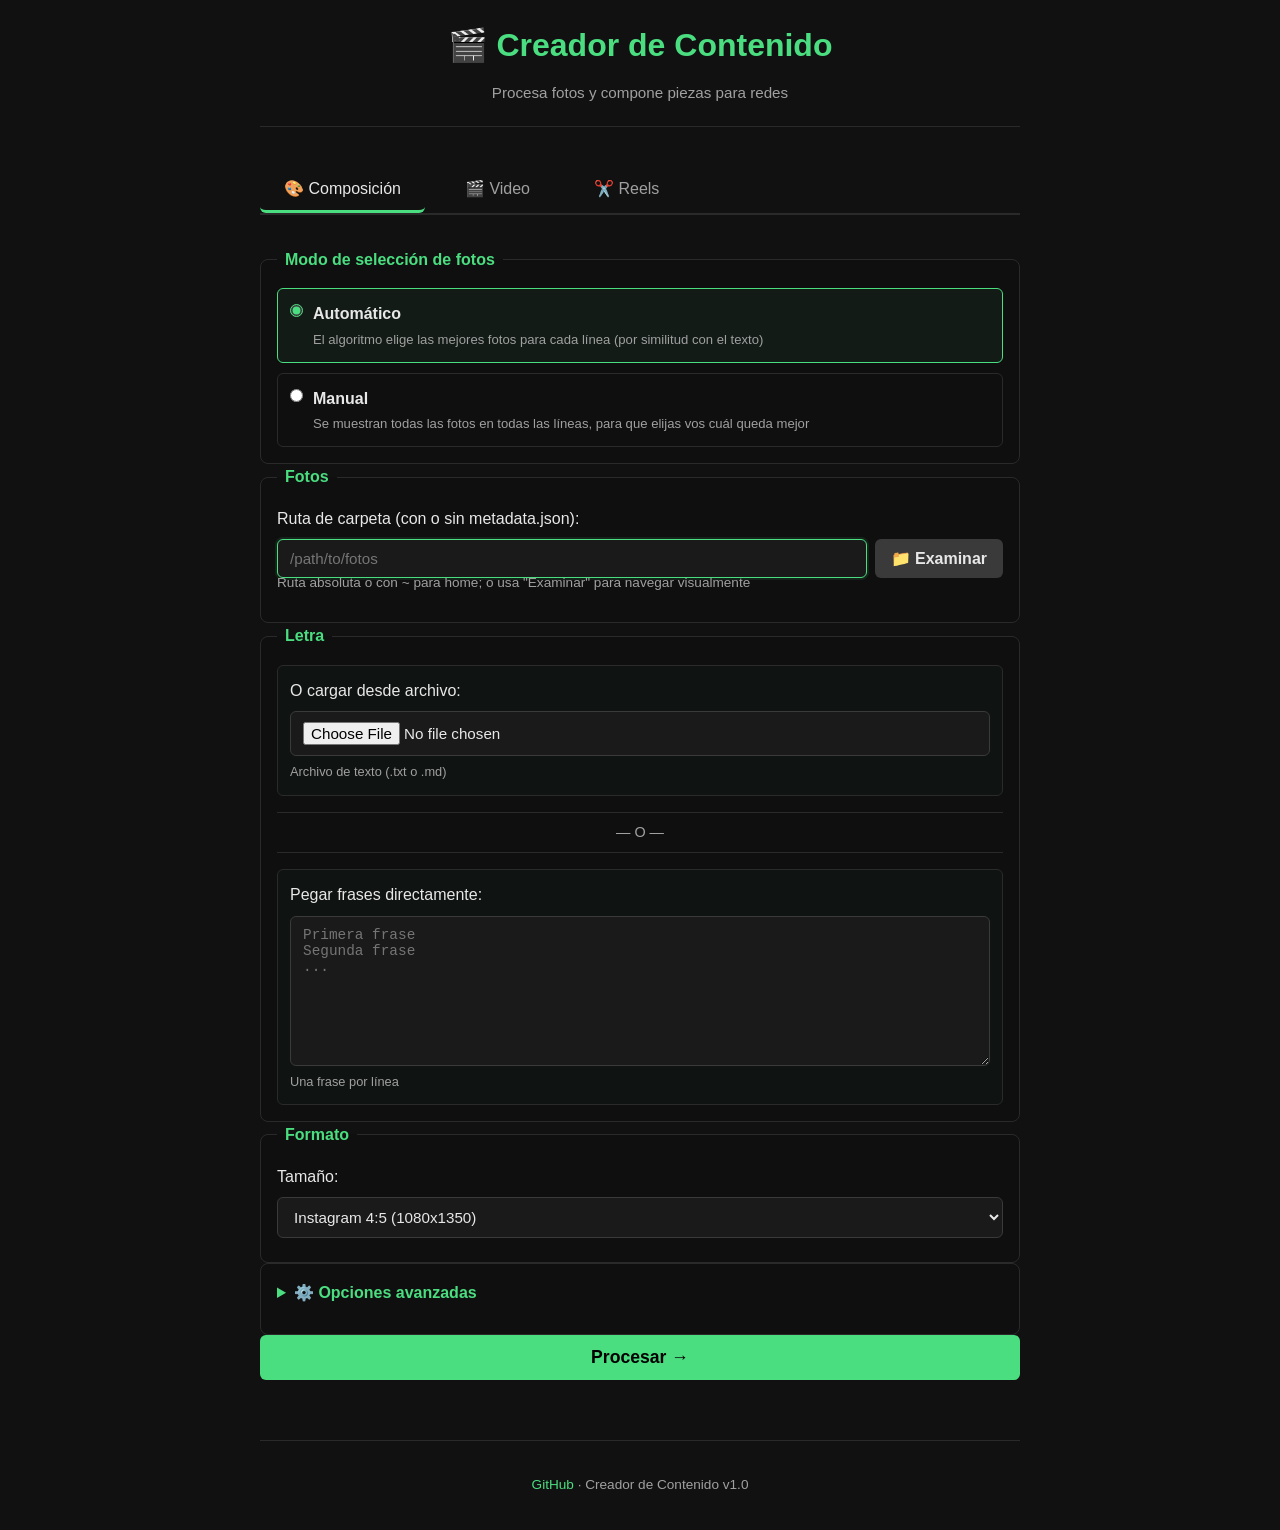
<file: templates/index.html>
<!DOCTYPE html>
<html lang="es">
<head>
  <meta charset="UTF-8">
  <meta name="viewport" content="width=device-width, initial-scale=1.0">
  <title>Creador de Contenido</title>
  <link rel="stylesheet" href="/static/style.css">
</head>
<body>
  <div class="container">
    <header>
      <h1>🎬 Creador de Contenido</h1>
      <p>Procesa fotos y compone piezas para redes</p>
    </header>

    <div class="tabs-header">
      <button class="tab-button active" data-tab="composition">🎨 Composición</button>
      <button class="tab-button" data-tab="video">🎬 Video</button>
      <button class="tab-button" data-tab="reels">✂️ Reels</button>
    </div>

    <main>
      <section id="tab-composition" class="tab-content">
      <section id="form-section" class="form-section">
        <form id="submit-form">
          <!-- Modo de selección -->
          <fieldset>
            <legend>Modo de selección de fotos</legend>
            <div class="radio-group">
              <label class="radio-option">
                <input type="radio" name="selection_mode" value="auto" checked>
                <span>
                  <strong>Automático</strong>
                  <small>El algoritmo elige las mejores fotos para cada línea (por similitud con el texto)</small>
                </span>
              </label>
              <label class="radio-option">
                <input type="radio" name="selection_mode" value="manual">
                <span>
                  <strong>Manual</strong>
                  <small>Se muestran todas las fotos en todas las líneas, para que elijas vos cuál queda mejor</small>
                </span>
              </label>
            </div>
          </fieldset>

          <!-- Carpeta -->
          <fieldset>
            <legend>Fotos</legend>
            <label for="folder">Ruta de carpeta (con o sin metadata.json):</label>
            <div class="folder-input-row">
              <input
                type="text"
                id="folder"
                name="folder"
                placeholder="/path/to/fotos"
                required
              >
              <button type="button" id="btn-browse-folder" class="btn-secondary btn-browse">📁 Examinar</button>
            </div>
            <small>Ruta absoluta o con ~ para home; o usa "Examinar" para navegar visualmente</small>
          </fieldset>

          <!-- Letra -->
          <fieldset>
            <legend>Letra</legend>

            <div class="lyrics-input-group">
              <div class="lyrics-option">
                <label for="lyrics-file">O cargar desde archivo:</label>
                <input
                  type="file"
                  id="lyrics-file"
                  name="lyrics_file"
                  accept=".txt,.md"
                >
                <small>Archivo de texto (.txt o .md)</small>
              </div>

              <div class="lyrics-divider">— O —</div>

              <div class="lyrics-option">
                <label for="lyrics">Pegar frases directamente:</label>
                <textarea
                  id="lyrics"
                  name="lyrics"
                  rows="8"
                  placeholder="Primera frase&#10;Segunda frase&#10;..."
                ></textarea>
                <small>Una frase por línea</small>
              </div>
            </div>

          </fieldset>

          <!-- Formato -->
          <fieldset>
            <legend>Formato</legend>
            <label for="format">Tamaño:</label>
            <select id="format" name="format">
              <option value="instagram_4_5" selected>Instagram 4:5 (1080x1350)</option>
              <option value="square">Cuadrado (1080x1080)</option>
              <option value="story">Story (1080x1920)</option>
            </select>
          </fieldset>

          <!-- Opciones avanzadas -->
          <details class="advanced-options">
            <summary>⚙️ Opciones avanzadas</summary>

            <fieldset id="top-k-fieldset">
              <label for="top-k">Candidatas por frase (top-k):</label>
              <input type="number" id="top-k" name="top_k" value="5" min="1" max="20">
              <small>Solo aplica en modo "Automático"</small>
            </fieldset>

            <fieldset>
              <label for="device">Dispositivo:</label>
              <select id="device" name="device">
                <option value="auto" selected>Auto (GPU si disponible)</option>
                <option value="cpu">CPU</option>
                <option value="cuda">CUDA (NVIDIA)</option>
                <option value="mps">Metal (Apple)</option>
              </select>
            </fieldset>

            <fieldset>
              <label for="cluster-eps">Similitud para agrupar fotos (cluster-eps):</label>
              <input type="number" id="cluster-eps" name="cluster_eps" value="0.08" min="0.01" max="0.5" step="0.01">
              <small>Más bajo = más fotos diferentes; más alto = menos fotos</small>
            </fieldset>

            <fieldset>
              <label>
                <input type="checkbox" id="no-faces" name="no_faces">
                Desactivar detección de rostros
              </label>
            </fieldset>

            <fieldset>
              <label for="favorites">Archivo de favoritos (opcional):</label>
              <input type="text" id="favorites" name="favorites_path" placeholder="/path/to/respaldo.json">
              <small>JSON con respaldo de favoritos del visor</small>
            </fieldset>

            <fieldset>
              <label for="generate-output">Carpeta de salida (generate, opcional):</label>
              <input type="text" id="generate-output" name="generate_output" placeholder="/path/custom/salida">
              <small>Solo si necesita procesar fotos crudas</small>
            </fieldset>

            <fieldset>
              <label for="main-output">Carpeta de salida (resultado final, opcional):</label>
              <input type="text" id="main-output" name="main_output" placeholder="/path/custom/resultado">
              <small>Donde guardará review.html y asociaciones</small>
            </fieldset>
          </details>

          <button type="submit" class="btn-primary">Procesar →</button>
        </form>
      </section>

      <section id="status-section" class="status-section hidden">
        <h2>Estado del procesamiento</h2>

        <div class="status-badge" id="status-badge">Pendiente</div>
        <p class="status-stage" id="status-stage"></p>

        <pre id="log" class="log-output"></pre>

        <div id="result-area" class="result-area hidden">
          <a id="review-link" href="#" target="_blank" class="btn-success">📸 Ver resultado →</a>
        </div>

        <div id="error-area" class="error-area hidden">
          <h3>❌ Error</h3>
          <pre id="error-text"></pre>
        </div>

        <button id="btn-reset" class="btn-secondary hidden">Volver a intentar</button>
      </section>
      </section>

      <section id="tab-video" class="tab-content hidden">
        <section id="video-form-section" class="form-section">
          <h2>Procesar video</h2>
          <form id="video-form">
            <fieldset>
              <legend>Archivo de video</legend>
              <label for="video-input">Selecciona un archivo de video:</label>
              <input
                type="file"
                id="video-input"
                name="video"
                accept="video/*"
                required
              >
              <small>Formatos: MP4, MOV, MKV, etc.</small>
            </fieldset>
            <button type="submit" class="btn-primary">Procesar video →</button>
          </form>
        </section>

        <section id="video-status-section" class="status-section hidden">
          <h2>Estado del procesamiento</h2>
          <div class="status-badge" id="video-status-badge">Pendiente</div>
          <p class="status-stage" id="video-status-stage"></p>
          <pre id="video-log" class="log-output"></pre>

          <div id="video-result-area" class="result-area hidden">
            <button id="btn-use-video-output" class="btn-success">
              ✓ Usar en Composición →
            </button>
          </div>

          <div id="video-error-area" class="error-area hidden">
            <h3>❌ Error</h3>
            <pre id="video-error-text"></pre>
          </div>

          <button id="btn-video-reset" class="btn-secondary hidden">
            Volver a intentar
          </button>
        </section>
      </section>

      <section id="tab-reels" class="tab-content hidden">
        <section id="reel-form-section" class="form-section">
          <h2>Extraer reels destacados</h2>
          <form id="reel-form">
            <fieldset>
              <legend>Archivo de video</legend>
              <label for="reel-video-input">Selecciona un archivo de video:</label>
              <input
                type="file"
                id="reel-video-input"
                name="video"
                accept="video/*"
                required
              >
              <small>Formatos: MP4, MOV, MKV, etc.</small>
            </fieldset>

            <fieldset>
              <legend>Duración de cada reel</legend>
              <input type="range" id="reel-duration" name="duration" min="15" max="60" step="5" value="30">
              <output id="reel-duration-label">30s</output>
            </fieldset>

            <fieldset>
              <legend>Cantidad de reels</legend>
              <input type="number" id="reel-count" name="count" min="1" max="10" value="3">
            </fieldset>

            <fieldset>
              <legend>Peso audio vs. visual</legend>
              <input type="range" id="reel-audio-weight" name="audio_weight" min="0" max="100" step="10" value="50">
              <output id="reel-weight-label">Balanceado</output>
              <small>0% = solo visual, 100% = priorizar audio</small>
            </fieldset>

            <fieldset>
              <legend>Formato</legend>
              <select id="reel-format" name="format">
                <option value="story" selected>Story (1080x1920)</option>
                <option value="square">Cuadrado (1080x1080)</option>
              </select>
            </fieldset>

            <fieldset>
              <label>
                <input type="checkbox" id="reel-subtitles" name="subtitles" checked>
                Generar subtítulos (Whisper)
              </label>
              <label for="reel-whisper-model">Modelo:</label>
              <select id="reel-whisper-model" name="whisper_model">
                <option value="tiny">Rápido (tiny)</option>
                <option value="base" selected>Balanceado (base)</option>
                <option value="small">Preciso (small)</option>
              </select>
              <small>Transcripción local (offline), sin API keys</small>

              <label for="reel-language">Idioma del audio:</label>
              <select id="reel-language" name="language">
                <option value="es" selected>Español</option>
                <option value="en">Inglés</option>
                <option value="pt">Portugués</option>
                <option value="fr">Francés</option>
                <option value="it">Italiano</option>
                <option value="de">Alemán</option>
              </select>

              <label for="reel-subtitle-font">Tipografía de subtítulos:</label>
              <select id="reel-subtitle-font" name="subtitle_font">
                <option value="im_fell" selected>IM Fell (default)</option>
                <option value="georgia">Georgia</option>
                <option value="arial">Arial</option>
                <option value="helvetica">Helvetica</option>
                <option value="courier">Courier</option>
                <option value="impact">Impact</option>
              </select>
            </fieldset>

            <fieldset>
              <label>
                <input type="checkbox" id="reel-fade-enabled">
                Desvanecer audio e imagen al final (fadeout)
              </label>
              <div id="reel-fade-options" class="hidden">
                <label for="reel-fade-duration">Duración del fadeout</label>
                <input type="range" id="reel-fade-duration" name="fade_out" min="1" max="8" step="0.5" value="3">
                <output id="reel-fade-duration-label">3s</output>

                <div class="radio-group">
                  <label class="radio-option">
                    <input type="radio" name="fade_target" value="black" checked>
                    <span><strong>Fundido a negro</strong></span>
                  </label>
                  <label class="radio-option">
                    <input type="radio" name="fade_target" value="image">
                    <span><strong>Fundido a una imagen</strong></span>
                  </label>
                </div>

                <div id="reel-fade-image-field" class="hidden">
                  <label for="reel-fade-image">Imagen para el fundido:</label>
                  <input type="file" id="reel-fade-image" name="fade_image" accept="image/*">

                  <label for="reel-fade-image-fit">Cómo colocar la imagen:</label>
                  <select id="reel-fade-image-fit" name="fade_image_fit">
                    <option value="cover" selected>Cover (rellenar completamente, puede recortar)</option>
                    <option value="contain-width">Ajustar al ancho (mantiene proporción)</option>
                    <option value="contain-height">Ajustar al alto (mantiene proporción)</option>
                  </select>

                  <label for="reel-fade-background-color">Color de fondo:</label>
                  <input type="color" id="reel-fade-background-color" name="fade_background_color" value="#000000">
                </div>
              </div>
            </fieldset>

            <button type="submit" class="btn-primary">Generar reels →</button>
          </form>
        </section>

        <section id="reel-status-section" class="status-section hidden">
          <h2>Estado del procesamiento</h2>
          <div class="status-badge" id="reel-status-badge">Pendiente</div>
          <p class="status-stage" id="reel-status-stage"></p>
          <pre id="reel-log" class="log-output"></pre>

          <div id="reel-review-area" class="result-area hidden">
            <h3>Revisa los subtítulos antes de quemarlos</h3>
            <p class="review-hint">
              Whisper transcribió el audio automáticamente; corrige el texto de cada reel
              si hace falta. Al confirmar, se queman los subtítulos con el texto que dejes aquí.
            </p>
            <div id="subtitle-style-panel" class="subtitle-style-panel">
              <h4>Estilo de los subtítulos</h4>
              <div class="subtitle-style-row">
                <label for="sub-style-font-color">Color del texto</label>
                <input type="color" id="sub-style-font-color" value="#ffffff">
                <label for="sub-style-font-opacity">Transparencia</label>
                <input type="range" id="sub-style-font-opacity" min="0" max="100" value="100">
              </div>
              <div class="subtitle-style-row">
                <label for="sub-style-background-enabled">
                  <input type="checkbox" id="sub-style-background-enabled" checked>
                  Fondo
                </label>
                <input type="color" id="sub-style-background-color" value="#000000">
                <label for="sub-style-background-opacity">Transparencia</label>
                <input type="range" id="sub-style-background-opacity" min="0" max="100" value="55">
              </div>
              <div class="subtitle-style-row">
                <label for="sub-style-outline-enabled">
                  <input type="checkbox" id="sub-style-outline-enabled">
                  Borde
                </label>
                <input type="color" id="sub-style-outline-color" value="#000000">
                <label for="sub-style-outline-width">Grosor</label>
                <input type="range" id="sub-style-outline-width" min="1" max="8" value="2">
              </div>
            </div>
            <div id="reel-review-list"></div>
            <button id="btn-confirm-subtitles" class="btn-primary">✓ Confirmar y quemar subtítulos →</button>
          </div>

          <div id="reel-result-area" class="result-area hidden">
            <div id="reel-gallery" class="reel-gallery"></div>
          </div>

          <div id="reel-error-area" class="error-area hidden">
            <h3>❌ Error</h3>
            <pre id="reel-error-text"></pre>
          </div>

          <button id="btn-reel-reset" class="btn-secondary hidden">
            Volver a intentar
          </button>
        </section>
      </section>
    </main>

    <footer>
      <p>
        <a href="https://github.com/your-repo" target="_blank">GitHub</a> ·
        Creador de Contenido v1.0
      </p>
    </footer>
  </div>

  <!-- Modal: selector visual de carpetas -->
  <div id="folder-browser-modal" class="modal-overlay hidden">
    <div class="modal-box">
      <div class="modal-header">
        <h3>📁 Seleccionar carpeta</h3>
        <button type="button" id="btn-browse-close" class="btn-icon" aria-label="Cerrar">✕</button>
      </div>

      <div class="modal-current-path">
        <span id="browse-current-path"></span>
        <span id="browse-metadata-badge" class="metadata-badge hidden">✓ tiene metadata.json</span>
      </div>

      <div id="browse-error" class="browse-error hidden"></div>

      <ul id="browse-dir-list" class="browse-dir-list">
        <!-- entradas inyectadas por JS -->
      </ul>

      <div class="modal-footer">
        <button type="button" id="btn-browse-up" class="btn-secondary">⬆ Subir</button>
        <button type="button" id="btn-browse-select" class="btn-primary">Seleccionar esta carpeta</button>
      </div>
    </div>
  </div>

  <script src="/static/app.js"></script>
</body>
</html>
</file>
<file: static/style.css>
* {
  box-sizing: border-box;
}

:root {
  --bg-dark: #0f0f0f;
  --bg-darker: #111111;
  --fg-text: #e8e8e8;
  --fg-muted: #a0a0a0;
  --accent: #4ade80;
  --accent-dark: #22c55e;
  --accent-red: #ef4444;
  --border: #2a2a2a;
  --border-light: #3a3a3a;
}

html, body {
  margin: 0;
  padding: 0;
  font-family: -apple-system, BlinkMacSystemFont, "Segoe UI", Roboto, "Helvetica Neue", Arial, sans-serif;
  background-color: var(--bg-darker);
  color: var(--fg-text);
  line-height: 1.6;
}

a {
  color: var(--accent);
  text-decoration: none;
}

a:hover {
  text-decoration: underline;
}

.container {
  max-width: 800px;
  margin: 0 auto;
  padding: 20px;
}

header {
  text-align: center;
  margin-bottom: 40px;
  border-bottom: 1px solid var(--border);
  padding-bottom: 20px;
}

header h1 {
  margin: 0;
  font-size: 2em;
  font-weight: 700;
  color: var(--accent);
}

header p {
  margin: 10px 0 0 0;
  color: var(--fg-muted);
  font-size: 0.95em;
}

main {
  display: flex;
  flex-direction: column;
  gap: 40px;
}

/* Formulario */
.form-section {
  display: flex;
  flex-direction: column;
  gap: 24px;
}

fieldset {
  border: 1px solid var(--border);
  border-radius: 8px;
  padding: 16px;
  margin: 0;
  background-color: var(--bg-dark);
}

legend {
  padding: 0 8px;
  font-weight: 600;
  color: var(--accent);
}

label {
  display: block;
  margin-bottom: 8px;
  font-weight: 500;
  color: var(--fg-text);
}

input[type="text"],
input[type="number"],
input[type="file"],
textarea,
select {
  width: 100%;
  padding: 10px 12px;
  margin-bottom: 8px;
  border: 1px solid var(--border-light);
  border-radius: 6px;
  background-color: #1a1a1a;
  color: var(--fg-text);
  font-family: inherit;
  font-size: 0.95em;
}

input[type="text"]:focus,
input[type="number"]:focus,
input[type="file"]:focus,
textarea:focus,
select:focus {
  outline: none;
  border-color: var(--accent);
  box-shadow: 0 0 0 2px rgba(74, 222, 128, 0.1);
}

textarea {
  resize: vertical;
  font-family: "Monaco", "Menlo", monospace;
  font-size: 0.9em;
}

small {
  display: block;
  margin-top: -6px;
  margin-bottom: 12px;
  font-size: 0.85em;
  color: var(--fg-muted);
}

/* Grupo de inputs de letra */
.lyrics-input-group {
  display: flex;
  flex-direction: column;
  gap: 16px;
}

.lyrics-option {
  display: flex;
  flex-direction: column;
  padding: 12px;
  border: 1px solid var(--border);
  border-radius: 6px;
  background-color: rgba(74, 222, 128, 0.02);
}

.lyrics-option label {
  margin-bottom: 8px;
  font-weight: 500;
  color: var(--fg-text);
}

.lyrics-option input[type="file"],
.lyrics-option textarea {
  margin-bottom: 6px;
}

.lyrics-option small {
  margin: 0;
  font-size: 0.8em;
  color: var(--fg-muted);
}

.lyrics-divider {
  text-align: center;
  color: var(--fg-muted);
  font-size: 0.9em;
  padding: 8px 0;
  border-top: 1px solid var(--border);
  border-bottom: 1px solid var(--border);
}

/* Grupo de radio buttons: modo de selección */
.radio-group {
  display: flex;
  flex-direction: column;
  gap: 10px;
}

.radio-option {
  display: flex;
  align-items: flex-start;
  gap: 10px;
  padding: 12px;
  border: 1px solid var(--border);
  border-radius: 6px;
  cursor: pointer;
  margin-bottom: 0;
  transition: border-color 0.15s, background-color 0.15s;
}

.radio-option:hover {
  border-color: var(--border-light);
  background-color: rgba(74, 222, 128, 0.03);
}

.radio-option:has(input:checked) {
  border-color: var(--accent);
  background-color: rgba(74, 222, 128, 0.06);
}

.radio-option input[type="radio"] {
  width: auto;
  margin: 3px 0 0 0;
  accent-color: var(--accent);
  flex-shrink: 0;
}

.radio-option span {
  display: flex;
  flex-direction: column;
  gap: 2px;
}

.radio-option strong {
  color: var(--fg-text);
  font-weight: 600;
}

.radio-option small {
  margin: 0;
  color: var(--fg-muted);
  font-size: 0.82em;
}

#top-k-fieldset.disabled {
  opacity: 0.5;
}

/* Input de carpeta + botón examinar */
.folder-input-row {
  display: flex;
  gap: 8px;
  align-items: flex-start;
}

.folder-input-row input[type="text"] {
  flex: 1;
  margin-bottom: 0;
}

.btn-browse {
  white-space: nowrap;
  padding: 10px 16px;
  flex-shrink: 0;
}

/* Modal selector de carpetas */
.modal-overlay {
  position: fixed;
  inset: 0;
  background-color: rgba(0, 0, 0, 0.65);
  display: flex;
  align-items: center;
  justify-content: center;
  z-index: 1000;
}

.modal-overlay.hidden {
  display: none;
}

.modal-box {
  background-color: var(--bg-darker);
  border: 1px solid var(--border-light);
  border-radius: 10px;
  width: 90%;
  max-width: 560px;
  max-height: 80vh;
  display: flex;
  flex-direction: column;
  box-shadow: 0 10px 40px rgba(0, 0, 0, 0.5);
}

.modal-header {
  display: flex;
  align-items: center;
  justify-content: space-between;
  padding: 16px 20px;
  border-bottom: 1px solid var(--border);
}

.modal-header h3 {
  margin: 0;
  color: var(--accent);
}

.btn-icon {
  background: none;
  border: none;
  color: var(--fg-muted);
  font-size: 1.2em;
  cursor: pointer;
  padding: 4px 8px;
}

.btn-icon:hover {
  color: var(--fg-text);
}

.modal-current-path {
  padding: 12px 20px;
  border-bottom: 1px solid var(--border);
  font-family: "Monaco", "Menlo", monospace;
  font-size: 0.85em;
  color: var(--fg-text);
  word-break: break-all;
  display: flex;
  flex-direction: column;
  gap: 6px;
}

.metadata-badge {
  display: inline-block;
  width: fit-content;
  padding: 3px 10px;
  border-radius: 12px;
  background-color: rgba(74, 222, 128, 0.15);
  color: var(--accent);
  font-size: 0.8em;
  font-family: inherit;
}

.metadata-badge.hidden {
  display: none;
}

.browse-error {
  margin: 12px 20px 0 20px;
  padding: 10px 12px;
  border-radius: 6px;
  background-color: rgba(239, 68, 68, 0.1);
  color: #ff6b6b;
  font-size: 0.85em;
}

.browse-error.hidden {
  display: none;
}

.browse-dir-list {
  list-style: none;
  margin: 0;
  padding: 8px 0;
  overflow-y: auto;
  flex: 1;
}

.browse-dir-list li {
  padding: 10px 20px;
  cursor: pointer;
  display: flex;
  align-items: center;
  gap: 10px;
  font-size: 0.95em;
}

.browse-dir-list li:hover {
  background-color: rgba(74, 222, 128, 0.08);
}

.browse-dir-list li .dir-icon {
  flex-shrink: 0;
}

.browse-dir-list li .dir-name {
  flex: 1;
  overflow: hidden;
  text-overflow: ellipsis;
  white-space: nowrap;
}

.browse-dir-list .empty-message {
  padding: 20px;
  text-align: center;
  color: var(--fg-muted);
  cursor: default;
}

.browse-dir-list .empty-message:hover {
  background-color: transparent;
}

.modal-footer {
  display: flex;
  gap: 10px;
  padding: 16px 20px;
  border-top: 1px solid var(--border);
}

.modal-footer .btn-secondary {
  flex-shrink: 0;
}

.modal-footer .btn-primary {
  flex: 1;
}

.advanced-options {
  border: 1px solid var(--border);
  border-radius: 8px;
  padding: 16px;
  background-color: var(--bg-dark);
  cursor: pointer;
}

.advanced-options summary {
  font-weight: 600;
  color: var(--accent);
  user-select: none;
  padding-bottom: 12px;
}

.advanced-options summary:hover {
  color: var(--accent-dark);
}

.advanced-options[open] {
  padding-bottom: 20px;
}

.advanced-options fieldset {
  border: none;
  padding: 0;
  background: none;
  margin-bottom: 16px;
}

.advanced-options fieldset:last-child {
  margin-bottom: 0;
}

.advanced-options label {
  margin-bottom: 6px;
}

/* Botones */
button {
  padding: 12px 20px;
  border: none;
  border-radius: 6px;
  font-weight: 600;
  font-size: 1em;
  cursor: pointer;
  transition: all 0.2s;
}

.btn-primary {
  background-color: var(--accent);
  color: #000;
  width: 100%;
  font-size: 1.1em;
}

.btn-primary:hover {
  background-color: var(--accent-dark);
  transform: translateY(-2px);
  box-shadow: 0 4px 12px rgba(74, 222, 128, 0.3);
}

.btn-primary:active {
  transform: translateY(0);
}

.btn-success {
  background-color: var(--accent);
  color: #000;
  display: inline-block;
  padding: 12px 20px;
}

.btn-success:hover {
  background-color: var(--accent-dark);
  text-decoration: none;
}

.btn-secondary {
  background-color: var(--border-light);
  color: var(--fg-text);
}

.btn-secondary:hover {
  background-color: #4a4a4a;
}

/* Estado */
.status-section {
  display: flex;
  flex-direction: column;
  gap: 16px;
}

.status-section.hidden {
  display: none;
}

.status-section h2 {
  margin: 0 0 16px 0;
  color: var(--accent);
  border-bottom: 1px solid var(--border);
  padding-bottom: 12px;
}

.status-badge {
  display: inline-block;
  padding: 8px 16px;
  border-radius: 20px;
  font-weight: 600;
  font-size: 0.9em;
  width: fit-content;
}

.status-badge.pending {
  background-color: #666;
  color: #fff;
}

.status-badge.running_generate {
  background-color: #3b82f6;
  color: #fff;
}

.status-badge.running_main {
  background-color: #3b82f6;
  color: #fff;
}

.status-badge.done {
  background-color: var(--accent);
  color: #000;
}

.status-badge.error {
  background-color: var(--accent-red);
  color: #fff;
}

.status-stage {
  margin: 0 0 12px 0;
  color: var(--fg-muted);
  font-size: 0.95em;
}

.log-output {
  background-color: var(--bg-dark);
  border: 1px solid var(--border);
  border-radius: 6px;
  padding: 16px;
  height: 300px;
  overflow-y: auto;
  font-family: "Monaco", "Menlo", monospace;
  font-size: 0.85em;
  color: #4ade80;
  white-space: pre-wrap;
  word-wrap: break-word;
  line-height: 1.4;
  margin: 0;
}

.log-output::-webkit-scrollbar {
  width: 8px;
}

.log-output::-webkit-scrollbar-track {
  background-color: var(--border);
  border-radius: 4px;
}

.log-output::-webkit-scrollbar-thumb {
  background-color: var(--border-light);
  border-radius: 4px;
}

.log-output::-webkit-scrollbar-thumb:hover {
  background-color: #555;
}

.result-area {
  padding: 16px;
  border: 1px solid var(--border);
  border-radius: 6px;
  background-color: var(--bg-dark);
  text-align: center;
}

.result-area.hidden {
  display: none;
}

.error-area {
  padding: 16px;
  border: 2px solid var(--accent-red);
  border-radius: 6px;
  background-color: rgba(239, 68, 68, 0.1);
  color: #ff6b6b;
}

.error-area.hidden {
  display: none;
}

.error-area h3 {
  margin-top: 0;
  color: var(--accent-red);
}

#error-text {
  margin: 0;
  color: #ff6b6b;
  font-family: "Monaco", "Menlo", monospace;
  font-size: 0.85em;
  white-space: pre-wrap;
  overflow-x: auto;
}

#btn-reset {
  width: 100%;
}

#btn-reset.hidden {
  display: none;
}

/* Footer */
footer {
  margin-top: 60px;
  padding-top: 20px;
  border-top: 1px solid var(--border);
  text-align: center;
  color: var(--fg-muted);
  font-size: 0.85em;
}

/* Tabs */
.tabs-header {
  display: flex;
  gap: 1rem;
  margin-bottom: 2rem;
  border-bottom: 2px solid var(--border);
  overflow-x: auto;
}

.tab-button {
  padding: 0.75rem 1.5rem;
  border: none;
  background: transparent;
  color: var(--fg-muted);
  cursor: pointer;
  font-size: 1rem;
  font-weight: 500;
  border-bottom: 3px solid transparent;
  transition: all 0.3s ease;
  white-space: nowrap;
}

.tab-button:hover {
  color: var(--fg-text);
}

.tab-button.active {
  color: var(--fg-text);
  border-bottom-color: var(--accent);
}

.tab-content {
  animation: fadeIn 0.3s ease;
}

.tab-content.hidden {
  display: none;
}

@keyframes fadeIn {
  from { opacity: 0; transform: translateY(-10px); }
  to { opacity: 1; transform: translateY(0); }
}

/* Galeria de reels */
.reel-gallery {
  display: grid;
  grid-template-columns: repeat(auto-fill, minmax(200px, 1fr));
  gap: 1rem;
  margin-top: 1rem;
}

.reel-card {
  background: var(--bg-dark);
  border: 1px solid var(--border);
  border-radius: 8px;
  padding: 0.75rem;
  text-align: center;
}

.reel-card-player {
  position: relative;
  width: 100%;
  max-width: 220px;
  margin: 0 auto;
}

.reel-card video {
  width: 100%;
  max-width: 220px;
  aspect-ratio: 9 / 16;
  border-radius: 6px;
  background: #000;
  display: block;
  margin: 0 auto;
}

.video-time-display {
  position: absolute;
  top: 6px;
  right: 6px;
  background: rgba(0, 0, 0, 0.65);
  color: #fff;
  font-family: monospace;
  font-size: 0.7rem;
  padding: 2px 6px;
  border-radius: 4px;
  pointer-events: none;
  line-height: 1.4;
}

.reel-card p {
  font-size: 0.8em;
  color: var(--fg-muted);
  margin: 0.5rem 0;
}

.reel-card-links {
  display: flex;
  gap: 0.5rem;
  justify-content: center;
  flex-wrap: wrap;
}

.reel-card-links a {
  font-size: 0.85em;
}

/* Revision/edicion de subtitulos antes de quemarlos */
.review-hint {
  color: var(--fg-muted);
  font-size: 0.85em;
  margin-bottom: 1rem;
}

#reel-review-list {
  display: flex;
  flex-direction: column;
  gap: 1.5rem;
  margin-bottom: 1.5rem;
}

.reel-review-card {
  display: flex;
  align-items: flex-start;
  gap: 1.5rem;
  background: var(--bg-dark);
  border: 1px solid var(--border);
  border-radius: 8px;
  padding: 1rem;
}

.reel-player-container {
  position: relative;
  width: 180px;
  aspect-ratio: 9 / 16;
  flex-shrink: 0;
  border-radius: 6px;
  overflow: hidden;
  background: #000;
}

.reel-player-container video {
  width: 100%;
  height: 100%;
  object-fit: cover;
}

.subtitle-overlay {
  position: absolute;
  bottom: 0;
  left: 0;
  right: 0;
  padding: 0.5rem;
  min-height: 2rem;
  display: flex;
  align-items: flex-end;
  font-size: 0.75rem;
  line-height: 1.2;
}

/* color, background-color, opacity y text-shadow (borde) se fijan
   inline desde app.js segun el panel de estilo, para que la vista previa
   coincida con lo que va a quemar burn_subtitles() en ffmpeg. */
.subtitle-text {
  text-align: center;
  width: 100%;
  word-wrap: break-word;
  padding: 0.15rem 0.3rem;
  border-radius: 2px;
}

.subtitle-style-panel {
  background: var(--bg-dark);
  border: 1px solid var(--border);
  border-radius: 8px;
  padding: 0.75rem 1rem;
  margin-bottom: 1rem;
}

.subtitle-style-panel h4 {
  margin: 0 0 0.6rem 0;
  font-size: 0.9em;
}

.subtitle-style-row {
  display: flex;
  align-items: center;
  gap: 0.5rem;
  margin-bottom: 0.5rem;
  flex-wrap: wrap;
  font-size: 0.85em;
}

.subtitle-style-row label {
  display: flex;
  align-items: center;
  gap: 0.3rem;
  color: var(--fg-muted);
}

.subtitle-style-row input[type="range"] {
  width: 100px;
}

.reel-review-card h4 {
  margin: 0 0 0.5rem 0;
  font-size: 0.95em;
}

.segments-editor {
  flex: 1;
  min-width: 300px;
  display: flex;
  flex-direction: column;
  gap: 0.6rem;
}

.segments-list {
  display: flex;
  flex-direction: column;
  gap: 0.8rem;
  /* Cap the list height to the video's height so the row doesn't grow
     taller than the video and force it to stretch/deform; scroll instead. */
  max-height: 340px;
  overflow-y: auto;
  padding-right: 0.3rem;
}

.segment-row-editable {
  display: grid;
  /* Tiempos ocupan 1/3, texto ocupa 2/3 del ancho disponible */
  grid-template-columns: 1fr 2fr 28px;
  gap: 0.4rem;
  align-items: start;
  background: rgba(255,255,255,0.02);
  padding: 0.6rem;
  border-radius: 4px;
  border: 1px solid var(--border-light);
}

.segment-times-container {
  display: flex;
  gap: 0.3rem;
  align-items: center;
  width: 100%;
  min-width: 0;
}

.segment-time-input {
  flex: 1;
  min-width: 0;
  width: 100%;
  background: var(--bg-darker);
  color: var(--fg-text);
  border: 1px solid var(--border-light);
  border-radius: 3px;
  padding: 0.3rem;
  font-size: max(8px, 0.8em);
  font-family: monospace;
}

.segment-time-input::placeholder {
  color: var(--fg-muted);
  opacity: 0.5;
}

.segment-text-input {
  grid-column: 2;
  min-height: 2rem;
  resize: vertical;
  background: var(--bg-darker);
  color: var(--fg-text);
  border: 1px solid var(--border-light);
  border-radius: 3px;
  padding: 0.4rem;
  font-family: inherit;
  font-size: max(8px, 0.85em);
}

.btn-delete-segment {
  grid-column: 3;
  grid-row: 1;
  width: 24px;
  height: 24px;
  padding: 0;
  background: rgba(239,68,68,0.2);
  color: var(--accent-red);
  border: 1px solid rgba(239,68,68,0.3);
  border-radius: 3px;
  cursor: pointer;
  font-size: 1em;
  font-weight: bold;
  transition: all 0.2s;
  flex-shrink: 0;
}

.btn-delete-segment:hover {
  background: rgba(239,68,68,0.4);
  border-color: rgba(239,68,68,0.6);
}

.btn-add-segment {
  align-self: center;
  padding: 0.5rem 1rem;
  background: rgba(74,222,128,0.1);
  color: var(--accent);
  border: 1px solid rgba(74,222,128,0.3);
  border-radius: 4px;
  font-size: 0.85em;
  cursor: pointer;
  transition: all 0.2s;
}

.btn-add-segment:hover {
  background: rgba(74,222,128,0.2);
  border-color: rgba(74,222,128,0.6);
}

.no-segments {
  color: var(--fg-muted);
  font-size: 0.85em;
  font-style: italic;
}

/* Responsive */
@media (max-width: 600px) {
  .container {
    padding: 16px;
  }

  header h1 {
    font-size: 1.5em;
  }

  .log-output {
    height: 200px;
  }
}
</file>
